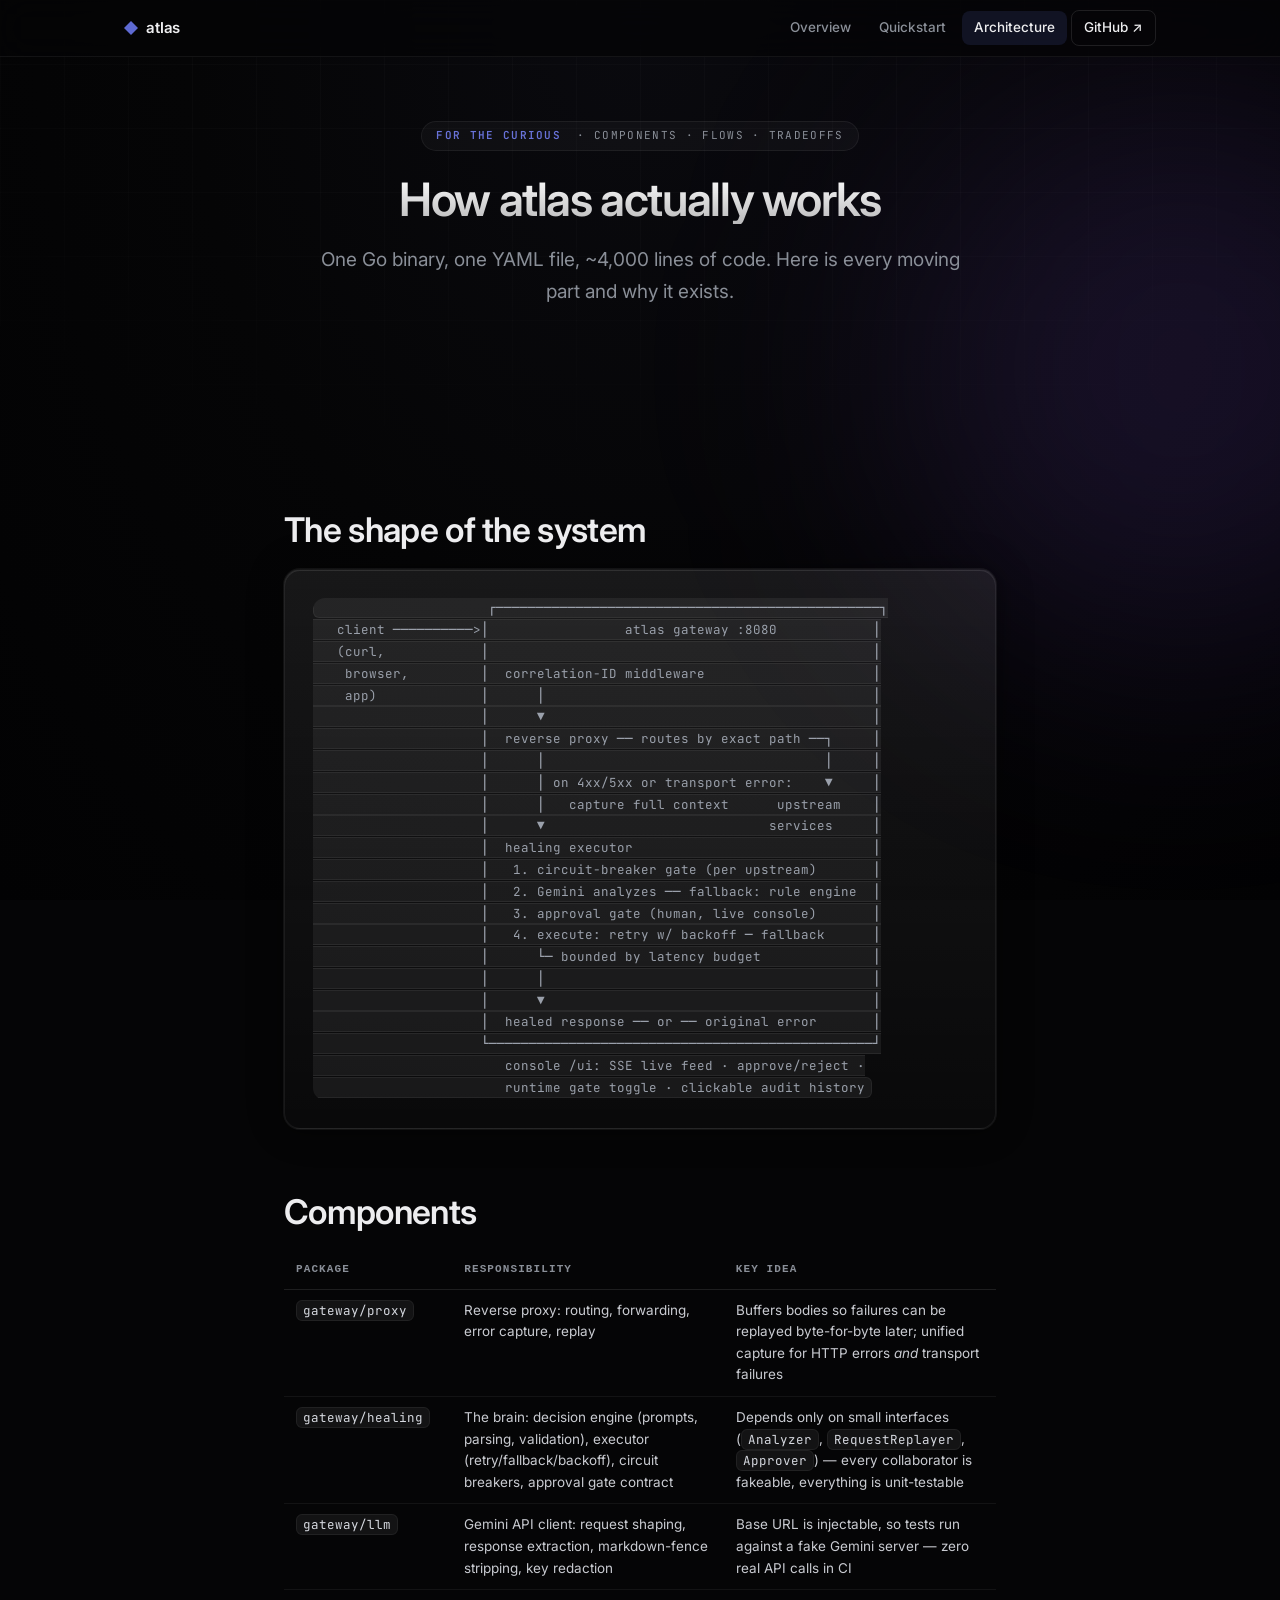
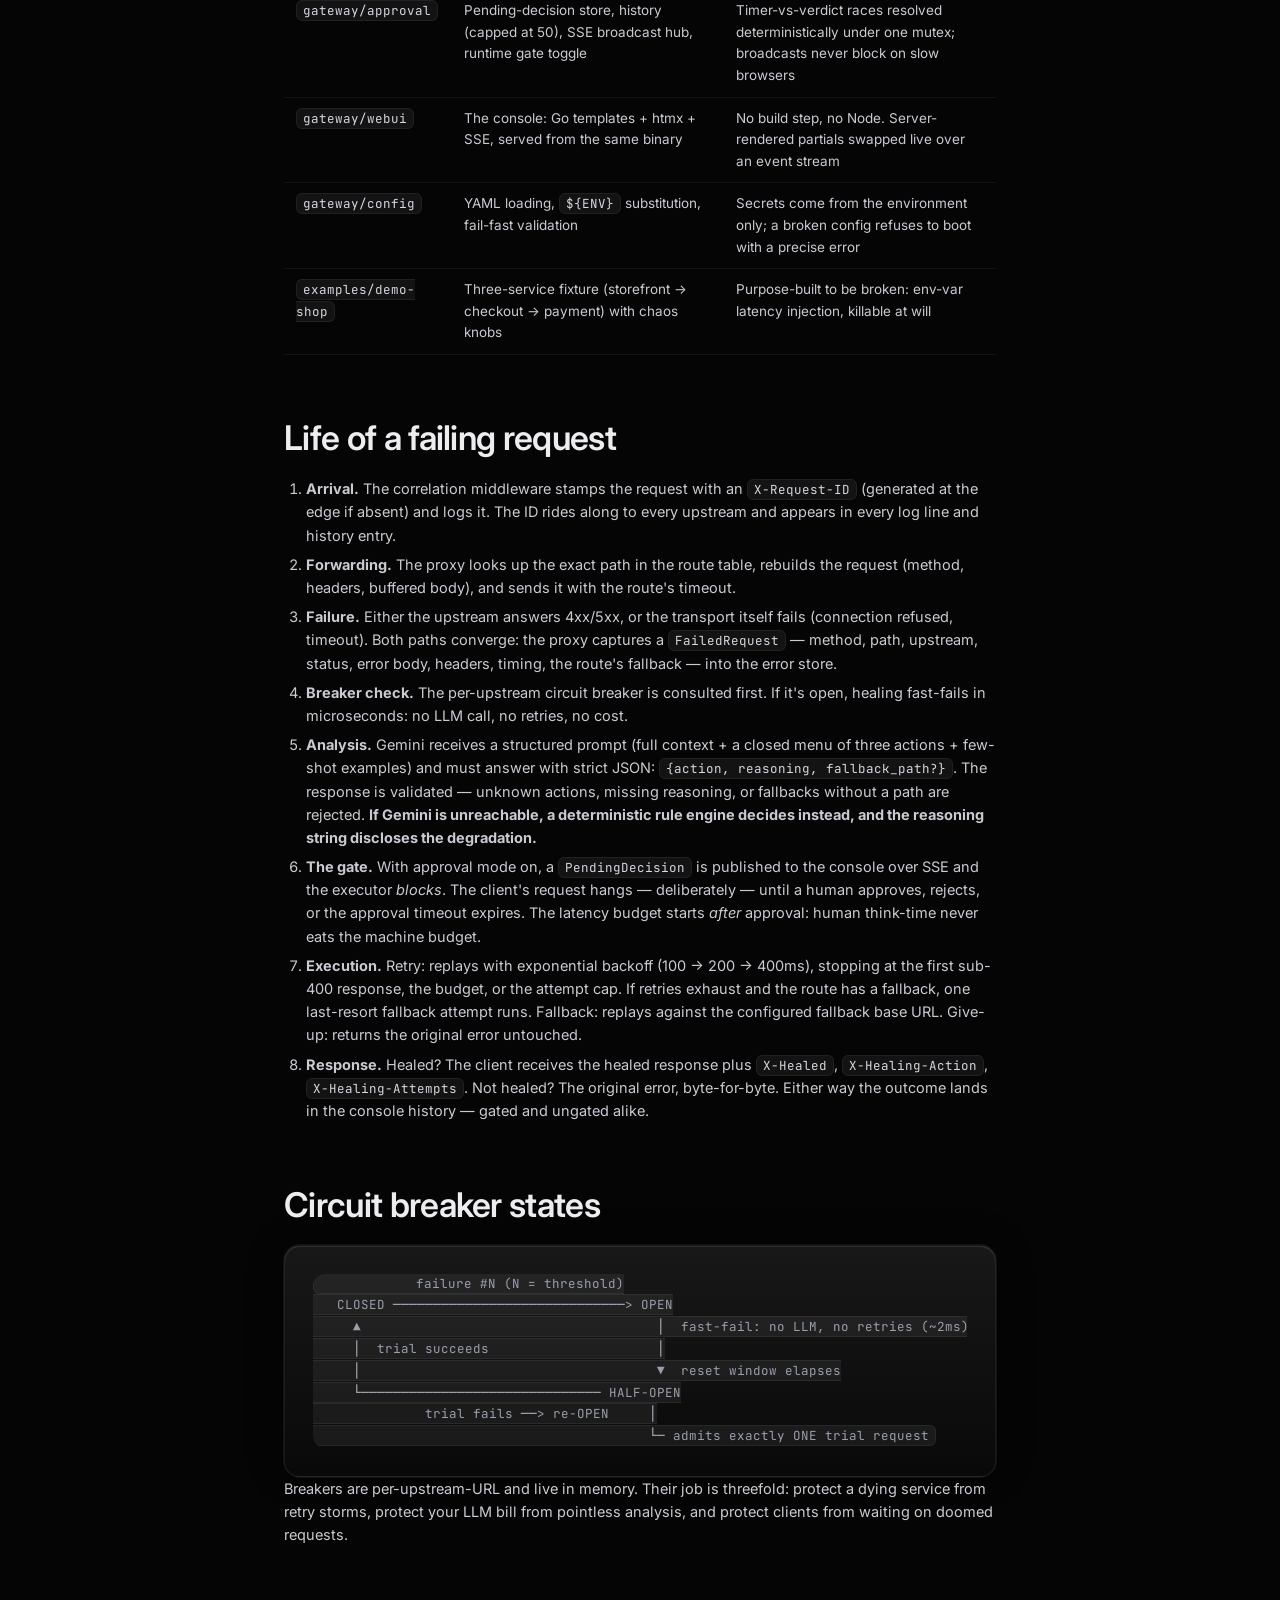
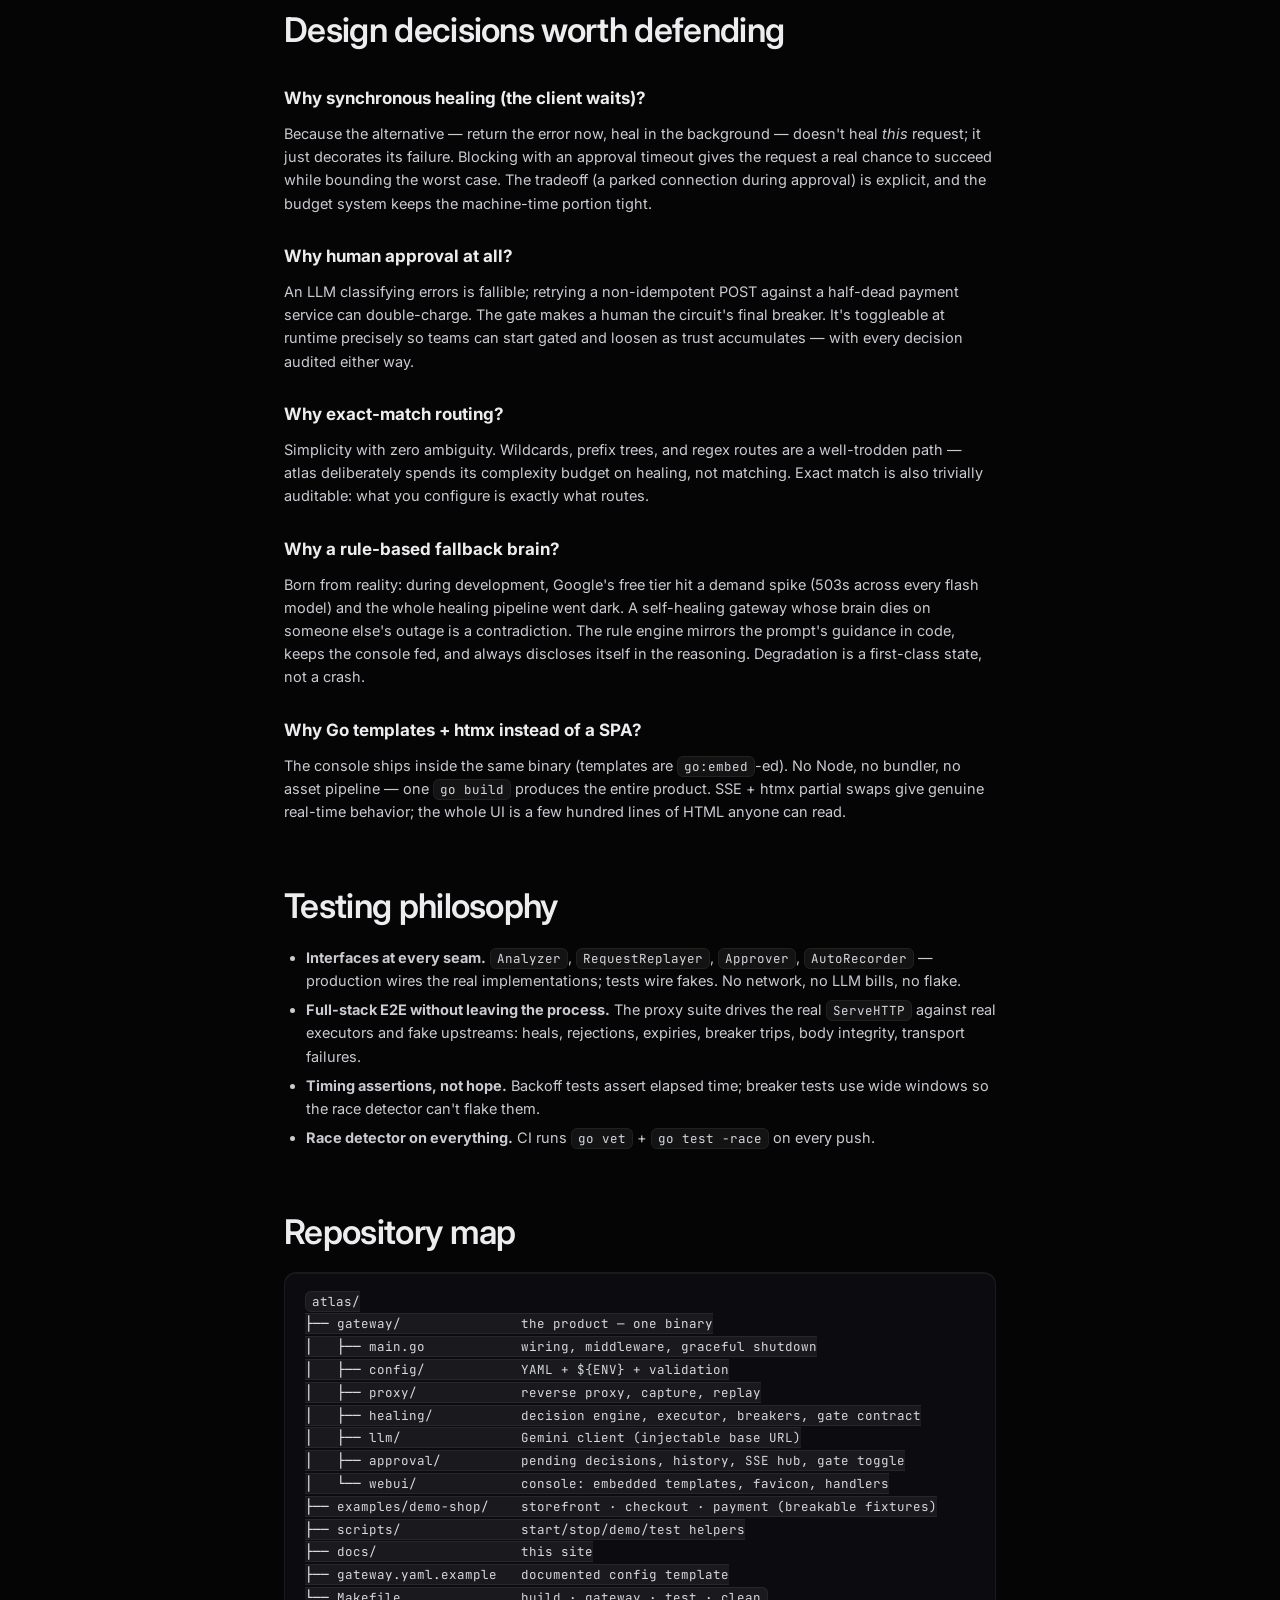
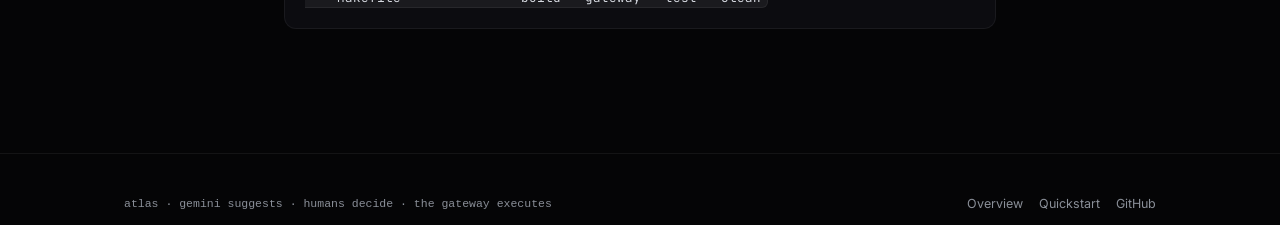
<file: docs/architecture.html>
<!DOCTYPE html>
<html lang="en">
<head>
<meta charset="utf-8">
<meta name="viewport" content="width=device-width, initial-scale=1">
<meta name="color-scheme" content="dark">
<title>Architecture — atlas</title>
<meta name="description" content="How atlas works internally: reverse proxy, error capture, LLM analysis, the approval gate, healing execution, circuit breakers, and the design decisions behind them.">
<link rel="icon" type="image/svg+xml" href="assets/favicon.svg">
<link rel="preconnect" href="https://fonts.googleapis.com">
<link rel="preconnect" href="https://fonts.gstatic.com" crossorigin>
<link href="https://fonts.googleapis.com/css2?family=Inter:wght@400;500;600;700&family=JetBrains+Mono:wght@400;500&display=swap" rel="stylesheet">
<link rel="stylesheet" href="assets/styles.css">
</head>
<body>

<div class="blob blob-b" aria-hidden="true"></div>
<div class="grid-overlay" aria-hidden="true"></div>

<nav>
  <div class="wrap">
    <a class="brand" href="index.html">
      <svg width="14" height="14" viewBox="0 0 14 14" aria-hidden="true"><path d="M7 0 L14 7 L7 14 L0 7 Z" fill="#5E6AD2"/></svg>
      atlas
    </a>
    <div class="links">
      <a href="index.html">Overview</a>
      <a href="quickstart.html">Quickstart</a>
      <a href="architecture.html" class="active">Architecture</a>
      <a class="gh" href="https://github.com/RajNair06/atlas">GitHub ↗</a>
    </div>
  </div>
</nav>

<header class="hero" style="padding: 64px 0 40px">
  <div class="wrap">
    <div class="kicker"><b>for the curious</b>&nbsp;· components · flows · tradeoffs</div>
    <h1 style="font-size: clamp(30px, 4.5vw, 46px)">How atlas actually works</h1>
    <p class="sub">One Go binary, one YAML file, ~4,000 lines of code. Here is every moving part and why it exists.</p>
  </div>
</header>

<section>
  <div class="wrap prose">

    <h2>The shape of the system</h2>
    <div class="card diagram">
<pre><code>                     ┌────────────────────────────────────────────────┐
   client ──────────>│                 atlas gateway :8080            │
   (curl,            │                                                │
    browser,         │  correlation-ID middleware                     │
    app)             │      │                                         │
                     │      ▼                                         │
                     │  reverse proxy ── routes by exact path ──┐     │
                     │      │                                   │     │
                     │      │ on 4xx/5xx or transport error:    ▼     │
                     │      │   capture full context      upstream    │
                     │      ▼                            services     │
                     │  healing executor                              │
                     │   1. circuit-breaker gate (per upstream)       │
                     │   2. Gemini analyzes ── fallback: rule engine  │
                     │   3. approval gate (human, live console)       │
                     │   4. execute: retry w/ backoff ─ fallback      │
                     │      └─ bounded by latency budget              │
                     │      │                                         │
                     │      ▼                                         │
                     │  healed response ── or ── original error       │
                     └────────────────────────────────────────────────┘
                        console /ui: SSE live feed · approve/reject ·
                        runtime gate toggle · clickable audit history</code></pre>
    </div>

    <h2>Components</h2>
    <table>
      <tr><th>Package</th><th>Responsibility</th><th>Key idea</th></tr>
      <tr><td><code>gateway/proxy</code></td><td>Reverse proxy: routing, forwarding, error capture, replay</td><td>Buffers bodies so failures can be replayed byte-for-byte later; unified capture for HTTP errors <em>and</em> transport failures</td></tr>
      <tr><td><code>gateway/healing</code></td><td>The brain: decision engine (prompts, parsing, validation), executor (retry/fallback/backoff), circuit breakers, approval gate contract</td><td>Depends only on small interfaces (<code>Analyzer</code>, <code>RequestReplayer</code>, <code>Approver</code>) — every collaborator is fakeable, everything is unit-testable</td></tr>
      <tr><td><code>gateway/llm</code></td><td>Gemini API client: request shaping, response extraction, markdown-fence stripping, key redaction</td><td>Base URL is injectable, so tests run against a fake Gemini server — zero real API calls in CI</td></tr>
      <tr><td><code>gateway/approval</code></td><td>Pending-decision store, history (capped at 50), SSE broadcast hub, runtime gate toggle</td><td>Timer-vs-verdict races resolved deterministically under one mutex; broadcasts never block on slow browsers</td></tr>
      <tr><td><code>gateway/webui</code></td><td>The console: Go templates + htmx + SSE, served from the same binary</td><td>No build step, no Node. Server-rendered partials swapped live over an event stream</td></tr>
      <tr><td><code>gateway/config</code></td><td>YAML loading, <code>${ENV}</code> substitution, fail-fast validation</td><td>Secrets come from the environment only; a broken config refuses to boot with a precise error</td></tr>
      <tr><td><code>examples/demo-shop</code></td><td>Three-service fixture (storefront → checkout → payment) with chaos knobs</td><td>Purpose-built to be broken: env-var latency injection, killable at will</td></tr>
    </table>

    <h2>Life of a failing request</h2>
    <ol>
      <li><b>Arrival.</b> The correlation middleware stamps the request with an <code>X-Request-ID</code> (generated at the edge if absent) and logs it. The ID rides along to every upstream and appears in every log line and history entry.</li>
      <li><b>Forwarding.</b> The proxy looks up the exact path in the route table, rebuilds the request (method, headers, buffered body), and sends it with the route's timeout.</li>
      <li><b>Failure.</b> Either the upstream answers 4xx/5xx, or the transport itself fails (connection refused, timeout). Both paths converge: the proxy captures a <code>FailedRequest</code> — method, path, upstream, status, error body, headers, timing, the route's fallback — into the error store.</li>
      <li><b>Breaker check.</b> The per-upstream circuit breaker is consulted first. If it's open, healing fast-fails in microseconds: no LLM call, no retries, no cost.</li>
      <li><b>Analysis.</b> Gemini receives a structured prompt (full context + a closed menu of three actions + few-shot examples) and must answer with strict JSON: <code>{action, reasoning, fallback_path?}</code>. The response is validated — unknown actions, missing reasoning, or fallbacks without a path are rejected. <b>If Gemini is unreachable, a deterministic rule engine decides instead, and the reasoning string discloses the degradation.</b></li>
      <li><b>The gate.</b> With approval mode on, a <code>PendingDecision</code> is published to the console over SSE and the executor <em>blocks</em>. The client's request hangs — deliberately — until a human approves, rejects, or the approval timeout expires. The latency budget starts <em>after</em> approval: human think-time never eats the machine budget.</li>
      <li><b>Execution.</b> Retry: replays with exponential backoff (100 → 200 → 400ms), stopping at the first sub-400 response, the budget, or the attempt cap. If retries exhaust and the route has a fallback, one last-resort fallback attempt runs. Fallback: replays against the configured fallback base URL. Give-up: returns the original error untouched.</li>
      <li><b>Response.</b> Healed? The client receives the healed response plus <code>X-Healed</code>, <code>X-Healing-Action</code>, <code>X-Healing-Attempts</code>. Not healed? The original error, byte-for-byte. Either way the outcome lands in the console history — gated and ungated alike.</li>
    </ol>

    <h2>Circuit breaker states</h2>
    <div class="card diagram">
<pre><code>            failure #N (N = threshold)
   CLOSED ─────────────────────────────> OPEN
     ▲                                     │  fast-fail: no LLM, no retries (~2ms)
     │  trial succeeds                     │
     │                                     ▼  reset window elapses
     └────────────────────────────── HALF-OPEN
              trial fails ──> re-OPEN     │
                                          └─ admits exactly ONE trial request</code></pre>
    </div>
    <p>Breakers are per-upstream-URL and live in memory. Their job is threefold: protect a dying service from retry storms, protect your LLM bill from pointless analysis, and protect clients from waiting on doomed requests.</p>

    <h2>Design decisions worth defending</h2>
    <h3>Why synchronous healing (the client waits)?</h3>
    <p>Because the alternative — return the error now, heal in the background — doesn't heal <em>this</em> request; it just decorates its failure. Blocking with an approval timeout gives the request a real chance to succeed while bounding the worst case. The tradeoff (a parked connection during approval) is explicit, and the budget system keeps the machine-time portion tight.</p>
    <h3>Why human approval at all?</h3>
    <p>An LLM classifying errors is fallible; retrying a non-idempotent POST against a half-dead payment service can double-charge. The gate makes a human the circuit's final breaker. It's toggleable at runtime precisely so teams can start gated and loosen as trust accumulates — with every decision audited either way.</p>
    <h3>Why exact-match routing?</h3>
    <p>Simplicity with zero ambiguity. Wildcards, prefix trees, and regex routes are a well-trodden path — atlas deliberately spends its complexity budget on healing, not matching. Exact match is also trivially auditable: what you configure is exactly what routes.</p>
    <h3>Why a rule-based fallback brain?</h3>
    <p>Born from reality: during development, Google's free tier hit a demand spike (503s across every flash model) and the whole healing pipeline went dark. A self-healing gateway whose brain dies on someone else's outage is a contradiction. The rule engine mirrors the prompt's guidance in code, keeps the console fed, and always discloses itself in the reasoning. Degradation is a first-class state, not a crash.</p>
    <h3>Why Go templates + htmx instead of a SPA?</h3>
    <p>The console ships inside the same binary (templates are <code>go:embed</code>-ed). No Node, no bundler, no asset pipeline — one <code>go build</code> produces the entire product. SSE + htmx partial swaps give genuine real-time behavior; the whole UI is a few hundred lines of HTML anyone can read.</p>

    <h2>Testing philosophy</h2>
    <ul>
      <li><b>Interfaces at every seam.</b> <code>Analyzer</code>, <code>RequestReplayer</code>, <code>Approver</code>, <code>AutoRecorder</code> — production wires the real implementations; tests wire fakes. No network, no LLM bills, no flake.</li>
      <li><b>Full-stack E2E without leaving the process.</b> The proxy suite drives the real <code>ServeHTTP</code> against real executors and fake upstreams: heals, rejections, expiries, breaker trips, body integrity, transport failures.</li>
      <li><b>Timing assertions, not hope.</b> Backoff tests assert elapsed time; breaker tests use wide windows so the race detector can't flake them.</li>
      <li><b>Race detector on everything.</b> CI runs <code>go vet</code> + <code>go test -race</code> on every push.</li>
    </ul>

    <h2>Repository map</h2>
<pre><code>atlas/
├── gateway/               the product — one binary
│   ├── main.go            wiring, middleware, graceful shutdown
│   ├── config/            YAML + ${ENV} + validation
│   ├── proxy/             reverse proxy, capture, replay
│   ├── healing/           decision engine, executor, breakers, gate contract
│   ├── llm/               Gemini client (injectable base URL)
│   ├── approval/          pending decisions, history, SSE hub, gate toggle
│   └── webui/             console: embedded templates, favicon, handlers
├── examples/demo-shop/    storefront · checkout · payment (breakable fixtures)
├── scripts/               start/stop/demo/test helpers
├── docs/                  this site
├── gateway.yaml.example   documented config template
└── Makefile               build · gateway · test · clean</code></pre>

  </div>
</section>

<footer>
  <div class="wrap">
    <p>atlas · gemini suggests · humans decide · the gateway executes</p>
    <div class="links">
      <a href="index.html">Overview</a>
      <a href="quickstart.html">Quickstart</a>
      <a href="https://github.com/RajNair06/atlas">GitHub</a>
    </div>
  </div>
</footer>

</body>
</html>
</file>
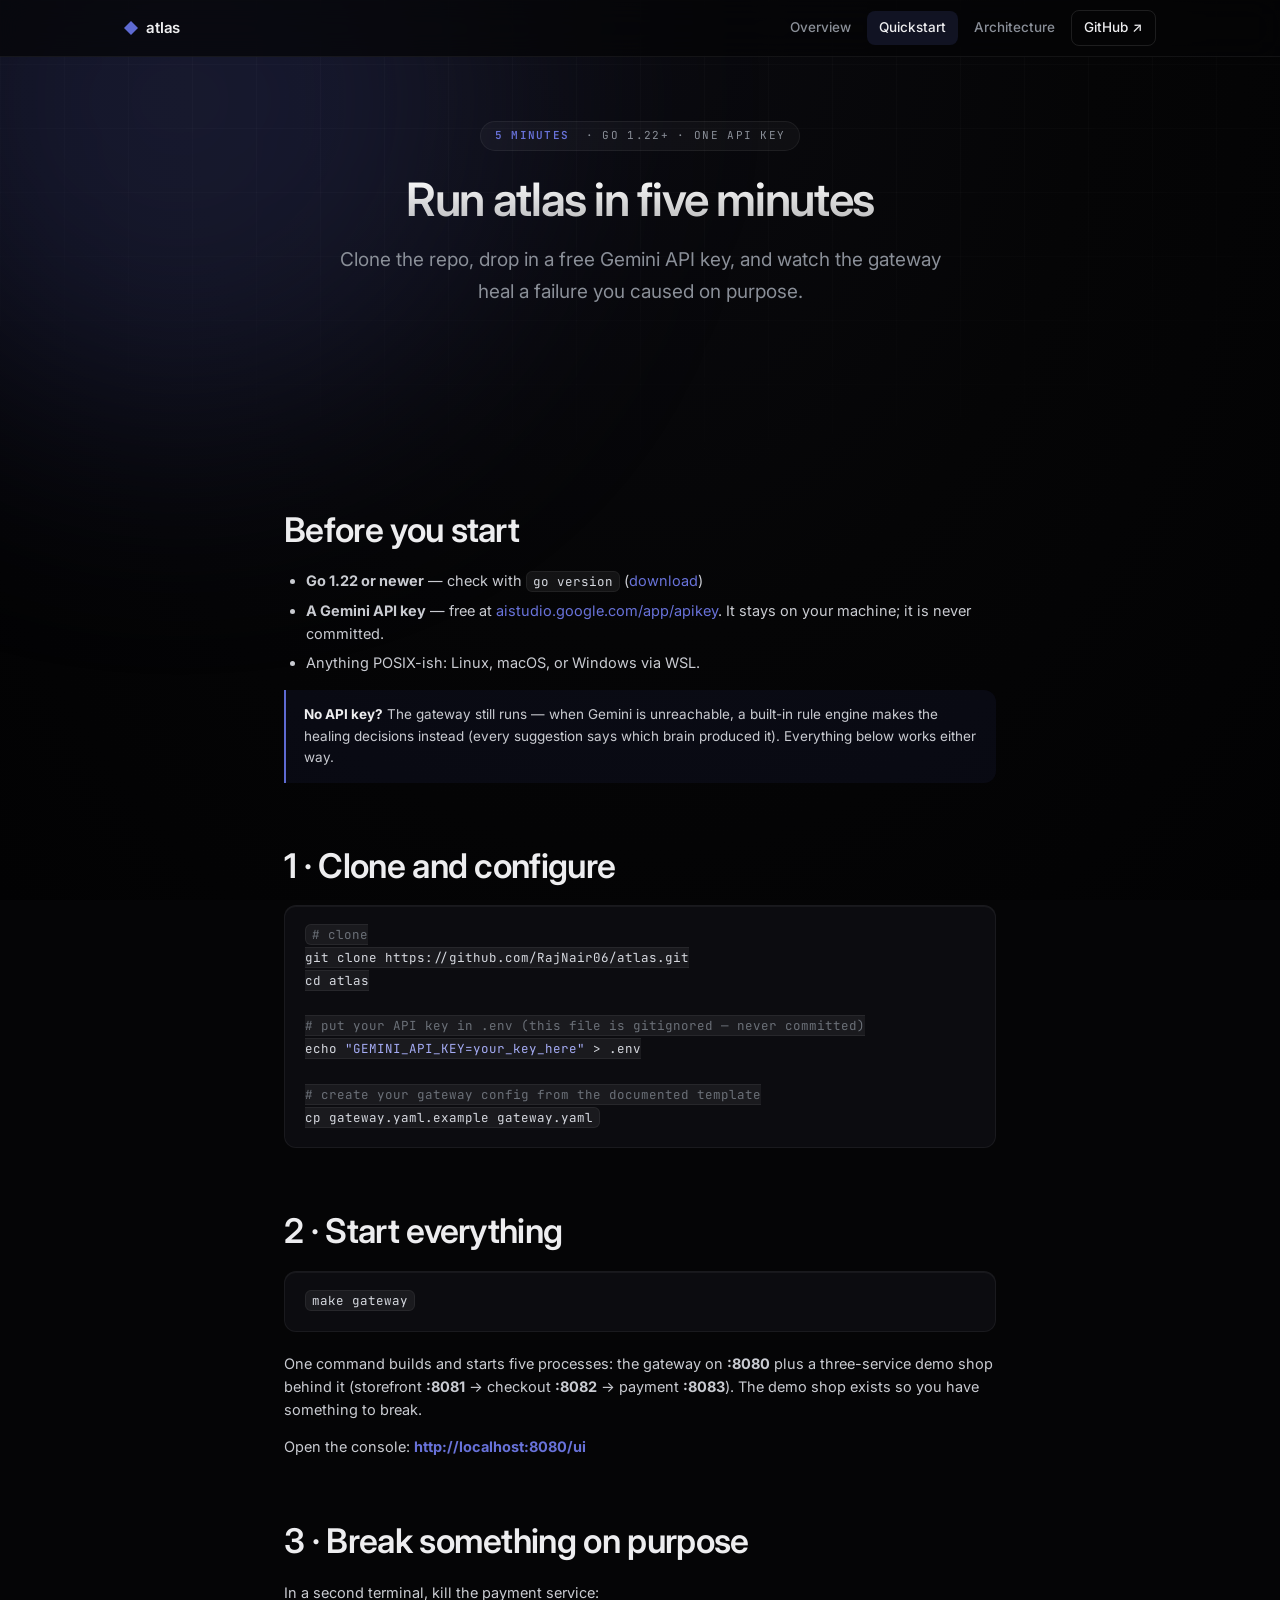
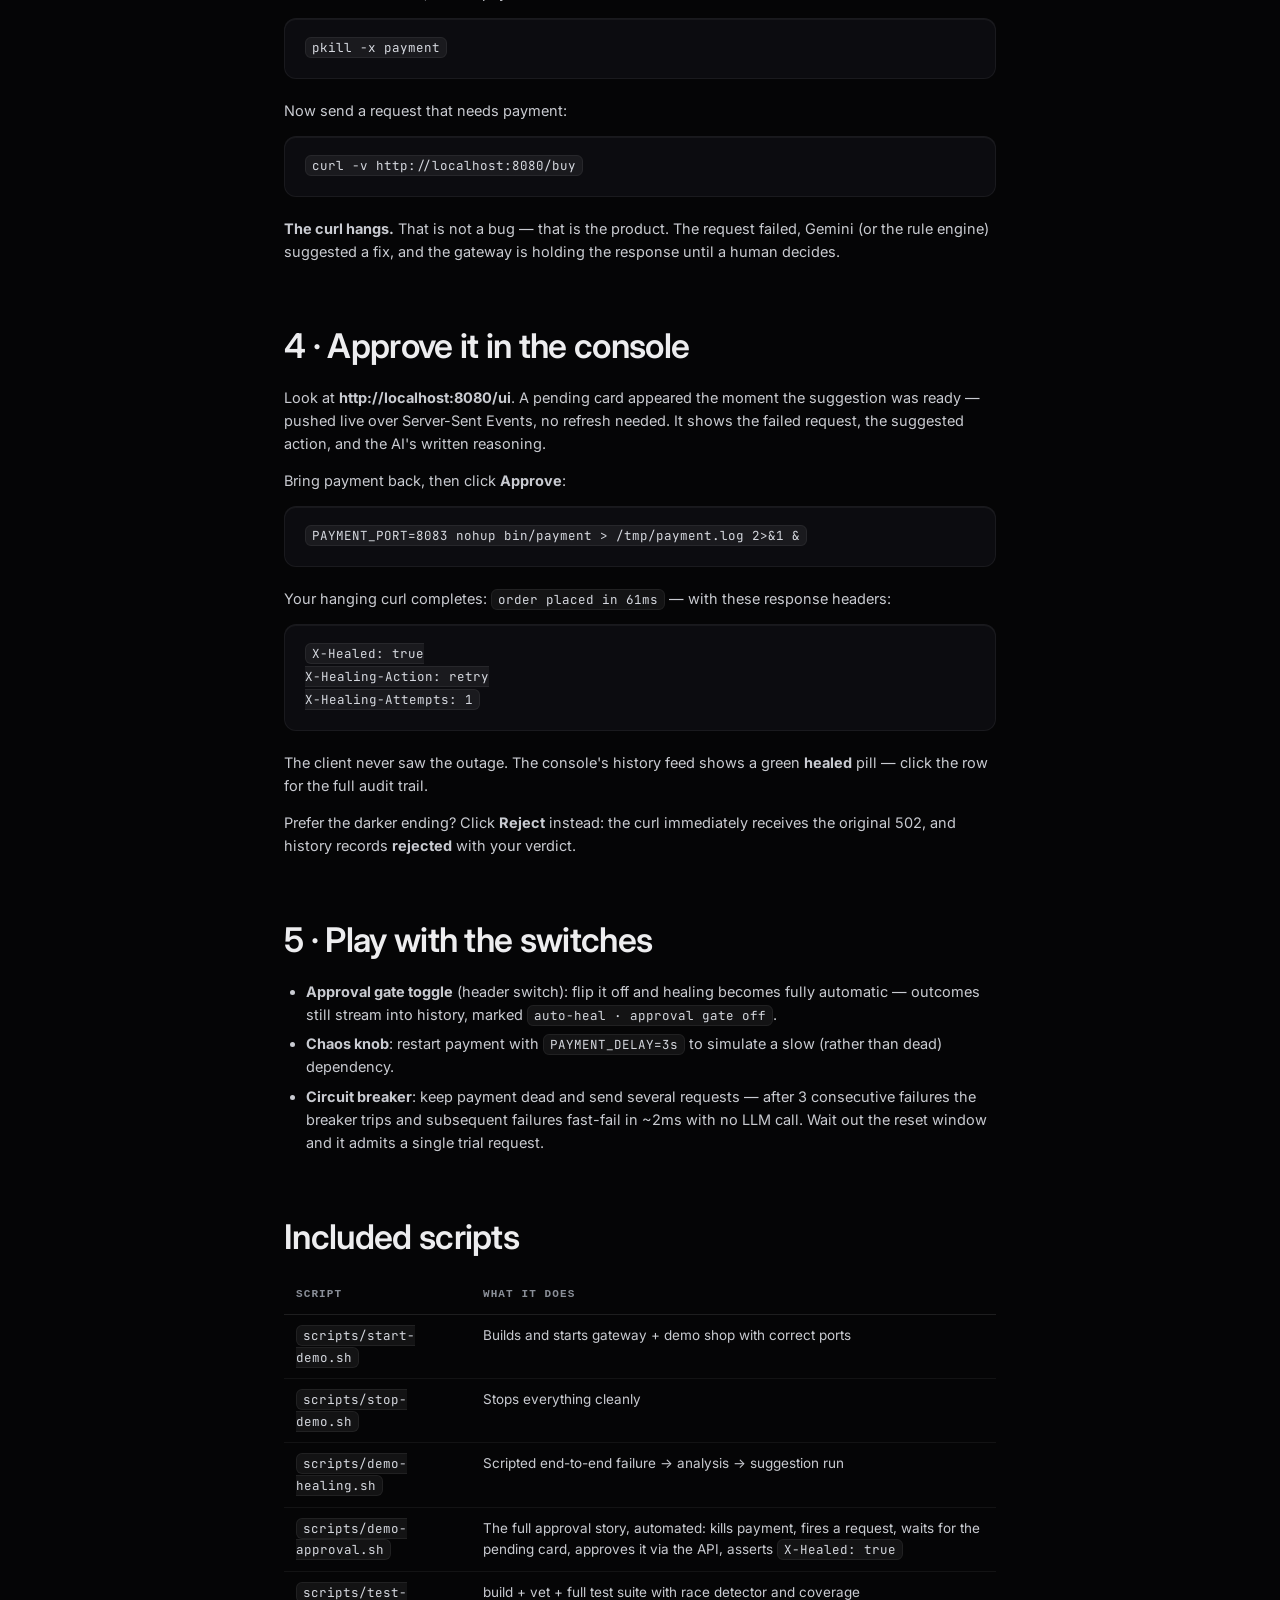
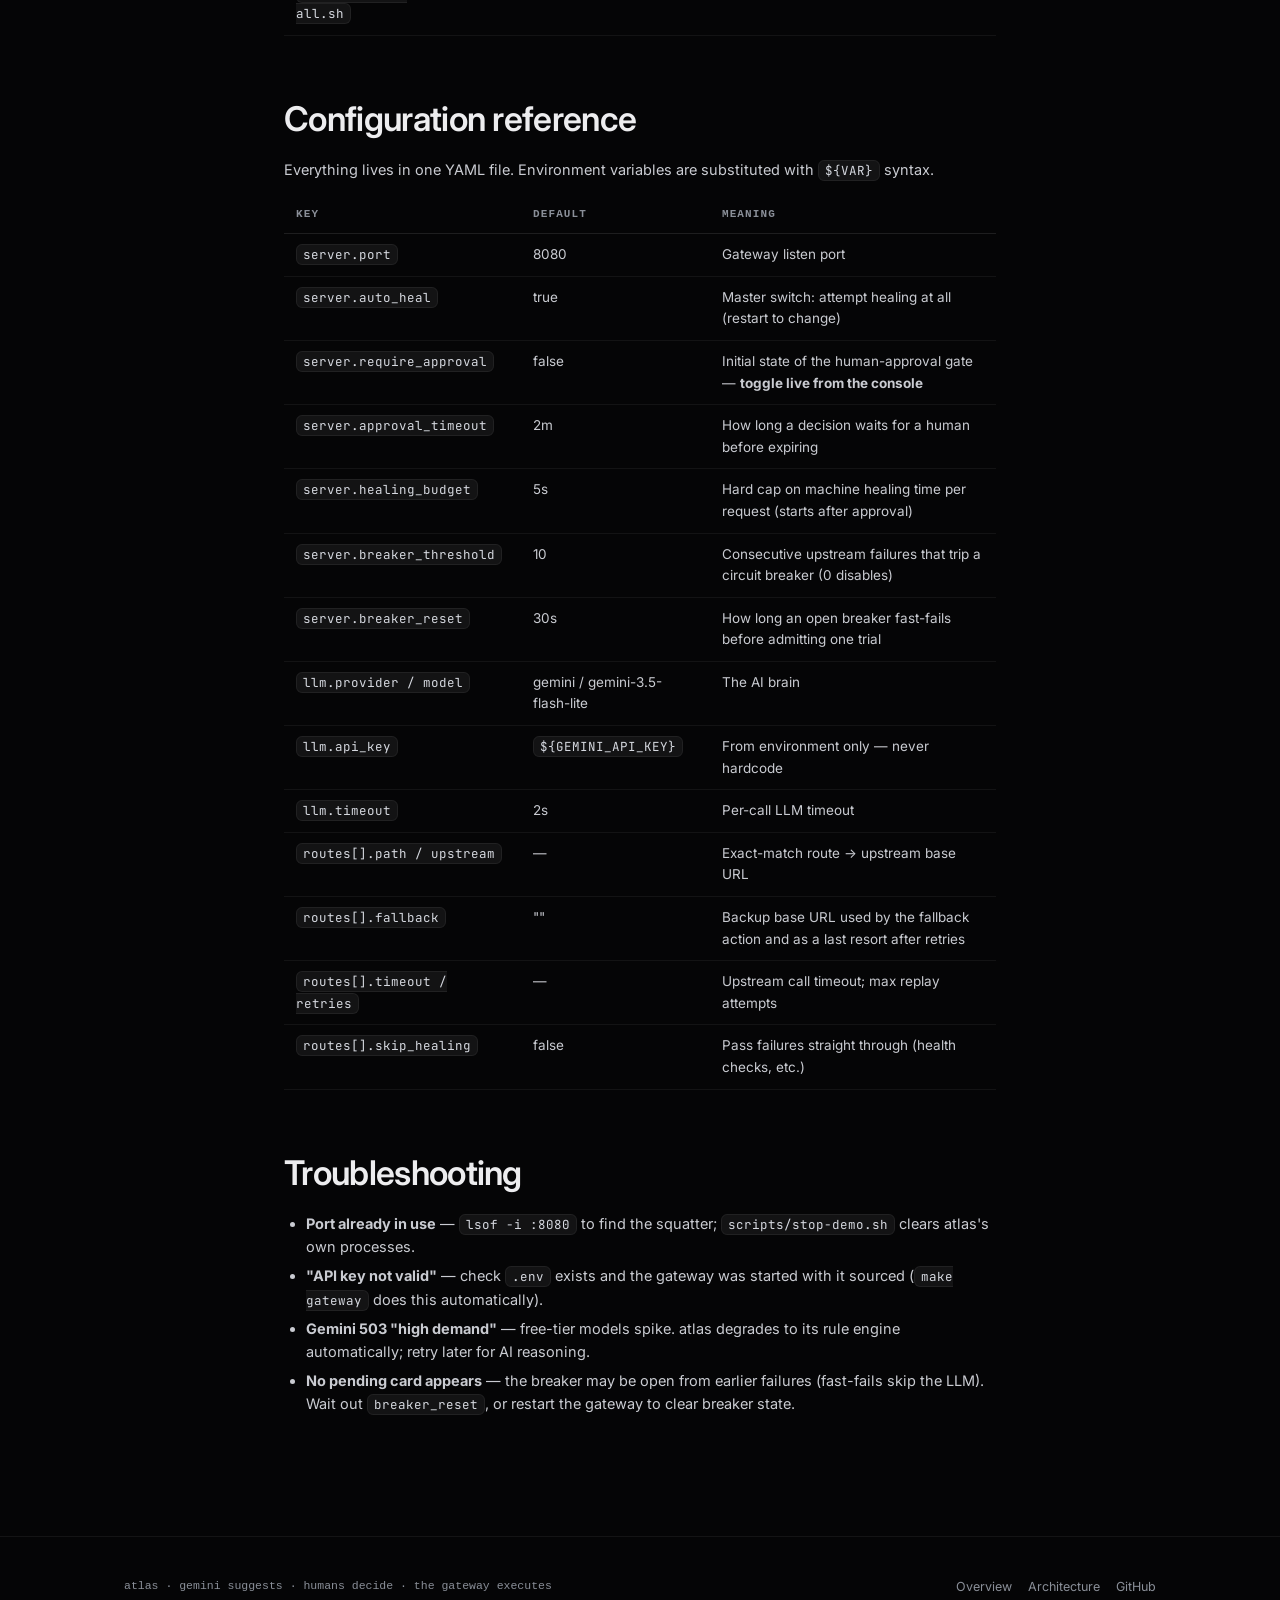
<file: docs/quickstart.html>
<!DOCTYPE html>
<html lang="en">
<head>
<meta charset="utf-8">
<meta name="viewport" content="width=device-width, initial-scale=1">
<meta name="color-scheme" content="dark">
<title>Quickstart — atlas</title>
<meta name="description" content="Run the atlas self-healing API gateway locally in five minutes: clone, add a Gemini API key, make gateway, break something on purpose, watch it heal.">
<link rel="icon" type="image/svg+xml" href="assets/favicon.svg">
<link rel="preconnect" href="https://fonts.googleapis.com">
<link rel="preconnect" href="https://fonts.gstatic.com" crossorigin>
<link href="https://fonts.googleapis.com/css2?family=Inter:wght@400;500;600;700&family=JetBrains+Mono:wght@400;500&display=swap" rel="stylesheet">
<link rel="stylesheet" href="assets/styles.css">
</head>
<body>

<div class="blob blob-a" aria-hidden="true"></div>
<div class="grid-overlay" aria-hidden="true"></div>

<nav>
  <div class="wrap">
    <a class="brand" href="index.html">
      <svg width="14" height="14" viewBox="0 0 14 14" aria-hidden="true"><path d="M7 0 L14 7 L7 14 L0 7 Z" fill="#5E6AD2"/></svg>
      atlas
    </a>
    <div class="links">
      <a href="index.html">Overview</a>
      <a href="quickstart.html" class="active">Quickstart</a>
      <a href="architecture.html">Architecture</a>
      <a class="gh" href="https://github.com/RajNair06/atlas">GitHub ↗</a>
    </div>
  </div>
</nav>

<header class="hero" style="padding: 64px 0 40px">
  <div class="wrap">
    <div class="kicker"><b>5 minutes</b>&nbsp;· Go 1.22+ · one API key</div>
    <h1 style="font-size: clamp(30px, 4.5vw, 46px)">Run atlas in five minutes</h1>
    <p class="sub">Clone the repo, drop in a free Gemini API key, and watch the gateway heal a failure you caused on purpose.</p>
  </div>
</header>

<section>
  <div class="wrap prose">

    <h2 id="prereqs">Before you start</h2>
    <ul>
      <li><b>Go 1.22 or newer</b> — check with <code>go version</code> (<a href="https://go.dev/dl/">download</a>)</li>
      <li><b>A Gemini API key</b> — free at <a href="https://aistudio.google.com/app/apikey">aistudio.google.com/app/apikey</a>. It stays on your machine; it is never committed.</li>
      <li>Anything POSIX-ish: Linux, macOS, or Windows via WSL.</li>
    </ul>

    <div class="note"><b>No API key?</b> The gateway still runs — when Gemini is unreachable, a built-in rule engine makes the healing decisions instead (every suggestion says which brain produced it). Everything below works either way.</div>

    <h2 id="install">1 · Clone and configure</h2>
<pre><code><span class="c"># clone</span>
git clone https://github.com/RajNair06/atlas.git
cd atlas

<span class="c"># put your API key in .env (this file is gitignored — never committed)</span>
echo <span class="k">"GEMINI_API_KEY=your_key_here"</span> &gt; .env

<span class="c"># create your gateway config from the documented template</span>
cp gateway.yaml.example gateway.yaml</code></pre>

    <h2 id="run">2 · Start everything</h2>
<pre><code>make gateway</code></pre>
    <p>One command builds and starts five processes: the gateway on <b>:8080</b> plus a three-service demo shop behind it (storefront <b>:8081</b> → checkout <b>:8082</b> → payment <b>:8083</b>). The demo shop exists so you have something to break.</p>
    <p>Open the console: <b><a href="http://localhost:8080/ui" style="color:var(--accent-bright)">http://localhost:8080/ui</a></b></p>

    <h2 id="break">3 · Break something on purpose</h2>
    <p>In a second terminal, kill the payment service:</p>
<pre><code>pkill -x payment</code></pre>
    <p>Now send a request that needs payment:</p>
<pre><code>curl -v http://localhost:8080/buy</code></pre>
    <p><b>The curl hangs.</b> That is not a bug — that is the product. The request failed, Gemini (or the rule engine) suggested a fix, and the gateway is holding the response until a human decides.</p>

    <h2 id="approve">4 · Approve it in the console</h2>
    <p>Look at <b>http://localhost:8080/ui</b>. A pending card appeared the moment the suggestion was ready — pushed live over Server-Sent Events, no refresh needed. It shows the failed request, the suggested action, and the AI's written reasoning.</p>
    <p>Bring payment back, then click <b>Approve</b>:</p>
<pre><code>PAYMENT_PORT=8083 nohup bin/payment &gt; /tmp/payment.log 2&gt;&amp;1 &amp;</code></pre>
    <p>Your hanging curl completes: <code>order placed in 61ms</code> — with these response headers:</p>
<pre><code>X-Healed: true
X-Healing-Action: retry
X-Healing-Attempts: 1</code></pre>
    <p>The client never saw the outage. The console's history feed shows a green <b>healed</b> pill — click the row for the full audit trail.</p>
    <p>Prefer the darker ending? Click <b>Reject</b> instead: the curl immediately receives the original 502, and history records <b>rejected</b> with your verdict.</p>

    <h2 id="toggle">5 · Play with the switches</h2>
    <ul>
      <li><b>Approval gate toggle</b> (header switch): flip it off and healing becomes fully automatic — outcomes still stream into history, marked <code>auto-heal · approval gate off</code>.</li>
      <li><b>Chaos knob</b>: restart payment with <code>PAYMENT_DELAY=3s</code> to simulate a slow (rather than dead) dependency.</li>
      <li><b>Circuit breaker</b>: keep payment dead and send several requests — after 3 consecutive failures the breaker trips and subsequent failures fast-fail in ~2ms with no LLM call. Wait out the reset window and it admits a single trial request.</li>
    </ul>

    <h2 id="scripts">Included scripts</h2>
    <table>
      <tr><th>Script</th><th>What it does</th></tr>
      <tr><td><code>scripts/start-demo.sh</code></td><td>Builds and starts gateway + demo shop with correct ports</td></tr>
      <tr><td><code>scripts/stop-demo.sh</code></td><td>Stops everything cleanly</td></tr>
      <tr><td><code>scripts/demo-healing.sh</code></td><td>Scripted end-to-end failure → analysis → suggestion run</td></tr>
      <tr><td><code>scripts/demo-approval.sh</code></td><td>The full approval story, automated: kills payment, fires a request, waits for the pending card, approves it via the API, asserts <code>X-Healed: true</code></td></tr>
      <tr><td><code>scripts/test-all.sh</code></td><td>build + vet + full test suite with race detector and coverage</td></tr>
    </table>

    <h2 id="config">Configuration reference</h2>
    <p>Everything lives in one YAML file. Environment variables are substituted with <code>${VAR}</code> syntax.</p>
    <table>
      <tr><th>Key</th><th>Default</th><th>Meaning</th></tr>
      <tr><td><code>server.port</code></td><td>8080</td><td>Gateway listen port</td></tr>
      <tr><td><code>server.auto_heal</code></td><td>true</td><td>Master switch: attempt healing at all (restart to change)</td></tr>
      <tr><td><code>server.require_approval</code></td><td>false</td><td>Initial state of the human-approval gate — <b>toggle live from the console</b></td></tr>
      <tr><td><code>server.approval_timeout</code></td><td>2m</td><td>How long a decision waits for a human before expiring</td></tr>
      <tr><td><code>server.healing_budget</code></td><td>5s</td><td>Hard cap on machine healing time per request (starts after approval)</td></tr>
      <tr><td><code>server.breaker_threshold</code></td><td>10</td><td>Consecutive upstream failures that trip a circuit breaker (0 disables)</td></tr>
      <tr><td><code>server.breaker_reset</code></td><td>30s</td><td>How long an open breaker fast-fails before admitting one trial</td></tr>
      <tr><td><code>llm.provider / model</code></td><td>gemini / gemini-3.5-flash-lite</td><td>The AI brain</td></tr>
      <tr><td><code>llm.api_key</code></td><td><code>${GEMINI_API_KEY}</code></td><td>From environment only — never hardcode</td></tr>
      <tr><td><code>llm.timeout</code></td><td>2s</td><td>Per-call LLM timeout</td></tr>
      <tr><td><code>routes[].path / upstream</code></td><td>—</td><td>Exact-match route → upstream base URL</td></tr>
      <tr><td><code>routes[].fallback</code></td><td>""</td><td>Backup base URL used by the fallback action and as a last resort after retries</td></tr>
      <tr><td><code>routes[].timeout / retries</code></td><td>—</td><td>Upstream call timeout; max replay attempts</td></tr>
      <tr><td><code>routes[].skip_healing</code></td><td>false</td><td>Pass failures straight through (health checks, etc.)</td></tr>
    </table>

    <h2 id="troubleshooting">Troubleshooting</h2>
    <ul>
      <li><b>Port already in use</b> — <code>lsof -i :8080</code> to find the squatter; <code>scripts/stop-demo.sh</code> clears atlas's own processes.</li>
      <li><b>"API key not valid"</b> — check <code>.env</code> exists and the gateway was started with it sourced (<code>make gateway</code> does this automatically).</li>
      <li><b>Gemini 503 "high demand"</b> — free-tier models spike. atlas degrades to its rule engine automatically; retry later for AI reasoning.</li>
      <li><b>No pending card appears</b> — the breaker may be open from earlier failures (fast-fails skip the LLM). Wait out <code>breaker_reset</code>, or restart the gateway to clear breaker state.</li>
    </ul>

  </div>
</section>

<footer>
  <div class="wrap">
    <p>atlas · gemini suggests · humans decide · the gateway executes</p>
    <div class="links">
      <a href="index.html">Overview</a>
      <a href="architecture.html">Architecture</a>
      <a href="https://github.com/RajNair06/atlas">GitHub</a>
    </div>
  </div>
</footer>

</body>
</html>
</file>
<file: docs/assets/styles.css>
/* atlas docs — shared design system (Linear-inspired dark) */
:root {
  --base: #050506;
  --panel: #0a0a0f;
  --deep: #020203;
  --ink: #EDEDEF;
  --muted: #8A8F98;
  --accent: #5E6AD2;
  --accent-bright: #6872D9;
  --hairline: rgba(255, 255, 255, 0.06);
  --hairline-strong: rgba(255, 255, 255, 0.10);
  --healed: #57C98A;
  --failed: #E8736D;
  --rejected: #D9A441;
  --violet: #8B5CF6;
  --ease: cubic-bezier(.16, 1, .3, 1);
}

* { box-sizing: border-box; margin: 0; padding: 0; }

html { scroll-behavior: smooth; }

body {
  font-family: 'Inter', system-ui, -apple-system, sans-serif;
  background-color: var(--base);
  background-image: radial-gradient(ellipse at top, #0a0a0f 0%, #050506 50%, #020203 100%);
  background-attachment: fixed;
  color: var(--ink);
  line-height: 1.6;
  -webkit-font-smoothing: antialiased;
}

/* ambient blobs */
.blob { position: fixed; border-radius: 9999px; filter: blur(130px); pointer-events: none; z-index: 0; }
.blob-a { width: 640px; height: 640px; top: -220px; left: -140px; background: rgba(94,106,210,.20); animation: float-a 9s ease-in-out infinite alternate; }
.blob-b { width: 560px; height: 560px; top: 10%; right: -180px; background: rgba(139,92,246,.14); animation: float-b 10s ease-in-out infinite alternate; }
@keyframes float-a { to { transform: translate3d(48px, 32px, 0) scale(1.06); } }
@keyframes float-b { to { transform: translate3d(-40px, 48px, 0) scale(1.04); } }

.grid-overlay {
  position: fixed; inset: 0; z-index: 0; pointer-events: none;
  background-image:
    linear-gradient(rgba(255,255,255,0.02) 1px, transparent 1px),
    linear-gradient(90deg, rgba(255,255,255,0.02) 1px, transparent 1px);
  background-size: 64px 64px;
  -webkit-mask-image: radial-gradient(ellipse 90% 60% at 50% 0%, black 40%, transparent 100%);
  mask-image: radial-gradient(ellipse 90% 60% at 50% 0%, black 40%, transparent 100%);
}

.wrap { position: relative; z-index: 1; max-width: 1080px; margin: 0 auto; padding: 0 24px; }

/* nav */
nav {
  position: sticky; top: 0; z-index: 40;
  border-bottom: 1px solid var(--hairline);
  background: rgba(5,5,6,.72);
  backdrop-filter: blur(16px); -webkit-backdrop-filter: blur(16px);
}
nav .wrap { display: flex; align-items: center; gap: 20px; height: 56px; }
.brand { display: flex; align-items: center; gap: 8px; font-weight: 600; font-size: 15px; letter-spacing: -0.01em; text-decoration: none; color: var(--ink); }
.brand span.dim { color: var(--muted); font-weight: 400; }
nav .links { margin-left: auto; display: flex; gap: 4px; align-items: center; }
nav .links a {
  color: var(--muted); text-decoration: none; font-size: 13.5px; font-weight: 500;
  padding: 6px 12px; border-radius: 8px; transition: color .2s var(--ease), background .2s var(--ease);
}
nav .links a:hover { color: var(--ink); background: rgba(255,255,255,.05); }
nav .links a.active { color: var(--ink); background: rgba(94,106,210,.14); }
nav .gh {
  border: 1px solid var(--hairline-strong); color: var(--ink) !important;
}

/* hero */
header.hero { padding: 96px 0 72px; text-align: center; }
.kicker {
  display: inline-flex; align-items: center; gap: 8px;
  font-family: ui-monospace, 'JetBrains Mono', monospace; font-size: 11px; letter-spacing: .12em; text-transform: uppercase;
  color: var(--muted); border: 1px solid var(--hairline); border-radius: 9999px; padding: 5px 14px; margin-bottom: 24px;
  background: rgba(255,255,255,.03);
}
.kicker b { color: var(--accent-bright); font-weight: 600; }
h1 {
  font-size: clamp(36px, 6vw, 64px); font-weight: 600; letter-spacing: -0.03em; line-height: 1.08;
  background: linear-gradient(180deg, #fff 0%, rgba(255,255,255,.72) 100%);
  -webkit-background-clip: text; background-clip: text; color: transparent;
  max-width: 850px; margin: 0 auto 20px;
}
h1 em {
  font-style: normal;
  background: linear-gradient(90deg, #7C87E8, #A78BFA, #7C87E8);
  -webkit-background-clip: text; background-clip: text; color: transparent;
}
.sub { color: var(--muted); font-size: clamp(16px, 2vw, 19px); max-width: 640px; margin: 0 auto 36px; line-height: 1.65; }
.cta-row { display: flex; gap: 12px; justify-content: center; flex-wrap: wrap; }
.btn {
  display: inline-flex; align-items: center; gap: 8px; text-decoration: none;
  font-size: 14px; font-weight: 500; padding: 11px 22px; border-radius: 10px;
  transition: transform .2s var(--ease), box-shadow .25s var(--ease), background .2s var(--ease);
}
.btn:active { transform: scale(.98); }
.btn-primary {
  background: var(--accent); color: #fff;
  box-shadow: 0 0 0 1px rgba(94,106,210,.5), 0 4px 12px rgba(94,106,210,.3), inset 0 1px 0 rgba(255,255,255,.2);
}
.btn-primary:hover { background: var(--accent-bright); box-shadow: 0 0 0 1px rgba(94,106,210,.6), 0 6px 18px rgba(94,106,210,.4), inset 0 1px 0 rgba(255,255,255,.2); }
.btn-ghost { background: rgba(255,255,255,.05); color: var(--ink); border: 1px solid var(--hairline); }
.btn-ghost:hover { background: rgba(255,255,255,.08); border-color: var(--hairline-strong); }

.chips { display: flex; gap: 8px; justify-content: center; flex-wrap: wrap; margin-top: 40px; }
.chip {
  font-family: ui-monospace, monospace; font-size: 11px; color: var(--muted);
  background: rgba(255,255,255,.04); border: 1px solid var(--hairline);
  padding: 4px 12px; border-radius: 9999px;
}

/* sections */
section { padding: 64px 0; border-top: 1px solid var(--hairline); }
section:first-of-type { border-top: none; }
h2 { font-size: clamp(24px, 3.4vw, 34px); font-weight: 600; letter-spacing: -0.02em; margin-bottom: 12px; }
h2 .num { font-family: ui-monospace, monospace; font-size: 13px; color: var(--accent-bright); letter-spacing: .1em; display: block; margin-bottom: 10px; text-transform: uppercase; }
.lede { color: var(--muted); max-width: 640px; margin-bottom: 36px; font-size: 15.5px; }

/* cards */
.card {
  background: linear-gradient(180deg, rgba(255,255,255,.08), rgba(255,255,255,.02));
  border: 1px solid var(--hairline); border-radius: 16px;
  box-shadow: 0 0 0 1px rgba(255,255,255,.06), 0 2px 20px rgba(0,0,0,.4), 0 0 40px rgba(0,0,0,.2), inset 0 1px 0 rgba(255,255,255,.1);
  transition: border-color .25s var(--ease), transform .25s var(--ease), box-shadow .25s var(--ease);
}
.card:hover { border-color: var(--hairline-strong); transform: translateY(-3px); box-shadow: 0 0 0 1px rgba(255,255,255,.1), 0 8px 40px rgba(0,0,0,.5), 0 0 80px rgba(94,106,210,.08), inset 0 1px 0 rgba(255,255,255,.1); }

/* video + screenshots */
.video-frame { padding: 10px; border-radius: 20px; }
.video-frame video { width: 100%; border-radius: 12px; display: block; border: 1px solid var(--hairline); background: #000; }
.shot-grid { display: grid; grid-template-columns: repeat(12, 1fr); gap: 16px; margin-top: 24px; }
.shot { overflow: hidden; }
.shot img { width: 100%; display: block; border-radius: 12px; border: 1px solid var(--hairline); }
.shot .cap { padding: 14px 16px 4px; }
.shot .cap b { display: block; font-size: 13.5px; margin-bottom: 3px; }
.shot .cap span { font-size: 12.5px; color: var(--muted); }
.shot-hero { grid-column: span 12; }
.shot-half { grid-column: span 6; }
@media (max-width: 760px) { .shot-half { grid-column: span 12; } }

/* steps */
.steps { display: grid; grid-template-columns: repeat(auto-fit, minmax(220px, 1fr)); gap: 16px; }
.step { padding: 24px; }
.step .n {
  width: 30px; height: 30px; border-radius: 9px; display: flex; align-items: center; justify-content: center;
  background: rgba(94,106,210,.15); border: 1px solid rgba(94,106,210,.35); color: #A5ACF5;
  font-family: ui-monospace, monospace; font-size: 13px; font-weight: 600; margin-bottom: 14px;
}
.step b { display: block; font-size: 14.5px; margin-bottom: 6px; }
.step p { font-size: 13px; color: var(--muted); line-height: 1.6; }

/* feature grid */
.features { display: grid; grid-template-columns: repeat(auto-fit, minmax(280px, 1fr)); gap: 16px; }
.feature { padding: 24px; }
.feature .ico { font-size: 20px; margin-bottom: 12px; display: block; }
.feature b { display: block; font-size: 14.5px; margin-bottom: 6px; }
.feature p { font-size: 13px; color: var(--muted); }

/* plain english / analogy */
.analogy { padding: 32px; display: grid; grid-template-columns: 1fr 1fr; gap: 28px; }
@media (max-width: 760px) { .analogy { grid-template-columns: 1fr; } }
.analogy h3 { font-size: 15px; margin-bottom: 12px; color: var(--accent-bright); font-family: ui-monospace, monospace; text-transform: uppercase; letter-spacing: .1em; font-weight: 500; }
.analogy p { font-size: 14px; color: var(--muted); margin-bottom: 10px; }
.analogy b { color: var(--ink); }

/* stats */
.stats { display: grid; grid-template-columns: repeat(auto-fit, minmax(150px, 1fr)); gap: 16px; }
.stat { padding: 24px; text-align: center; }
.stat b { display: block; font-size: 30px; font-weight: 600; letter-spacing: -0.02em; background: linear-gradient(180deg,#fff,rgba(255,255,255,.7)); -webkit-background-clip: text; background-clip: text; color: transparent; }
.stat span { font-size: 12px; color: var(--muted); font-family: ui-monospace, monospace; text-transform: uppercase; letter-spacing: .08em; }

/* prose (quickstart/architecture) */
.prose { max-width: 760px; }
.prose h2 { margin-top: 56px; }
.prose h3 { font-size: 17px; margin: 28px 0 10px; }
.prose p { color: #C9CBD1; font-size: 14.5px; margin-bottom: 14px; }
.prose ul, .prose ol { color: #C9CBD1; font-size: 14.5px; margin: 0 0 16px 22px; }
.prose li { margin-bottom: 6px; }
.prose a { color: var(--accent-bright); text-decoration: none; }
.prose a:hover { text-decoration: underline; }
.prose code { font-family: ui-monospace, 'JetBrains Mono', monospace; font-size: 12.5px; background: rgba(255,255,255,.06); border: 1px solid var(--hairline); padding: 1px 6px; border-radius: 6px; color: #D6D9E0; }
pre {
  background: #0c0c10; border: 1px solid var(--hairline); border-radius: 12px;
  padding: 18px 20px; overflow-x: auto; margin: 0 0 20px;
  box-shadow: inset 0 1px 0 rgba(255,255,255,.05);
}
pre code { background: none; border: none; padding: 0; font-size: 12.8px; line-height: 1.7; color: #D6D9E0; }
pre .c { color: #6b7078; }
pre .k { color: #A5ACF5; }

/* tables */
table { width: 100%; border-collapse: collapse; margin: 0 0 24px; font-size: 13.5px; }
th { text-align: left; font-family: ui-monospace, monospace; font-size: 11px; text-transform: uppercase; letter-spacing: .1em; color: var(--muted); padding: 10px 12px; border-bottom: 1px solid var(--hairline-strong); }
td { padding: 10px 12px; border-bottom: 1px solid var(--hairline); color: #C9CBD1; vertical-align: top; }
td code { font-size: 12px; }

/* callout */
.note {
  border-left: 2px solid var(--accent); background: rgba(94,106,210,.07);
  border-radius: 0 12px 12px 0; padding: 14px 18px; margin: 0 0 20px;
  font-size: 13.5px; color: #C9CBD1;
}
.note b { color: var(--ink); }

/* diagram */
.diagram { padding: 28px; overflow-x: auto; }
.diagram pre { background: none; border: none; box-shadow: none; padding: 0; margin: 0; }
.diagram pre code { color: #9AA0AB; font-size: 12.5px; line-height: 1.55; }

/* footer */
footer { border-top: 1px solid var(--hairline); padding: 40px 0 56px; margin-top: 40px; }
footer .wrap { display: flex; justify-content: space-between; gap: 16px; flex-wrap: wrap; align-items: center; }
footer p { font-family: ui-monospace, monospace; font-size: 11.5px; color: var(--muted); }
footer .links { display: flex; gap: 16px; }
footer a { color: var(--muted); font-size: 12.5px; text-decoration: none; }
footer a:hover { color: var(--ink); }

@media (prefers-reduced-motion: reduce) {
  .blob-a, .blob-b { animation: none; }
  * { transition-duration: .01ms !important; animation-duration: .01ms !important; }
}
</file>
